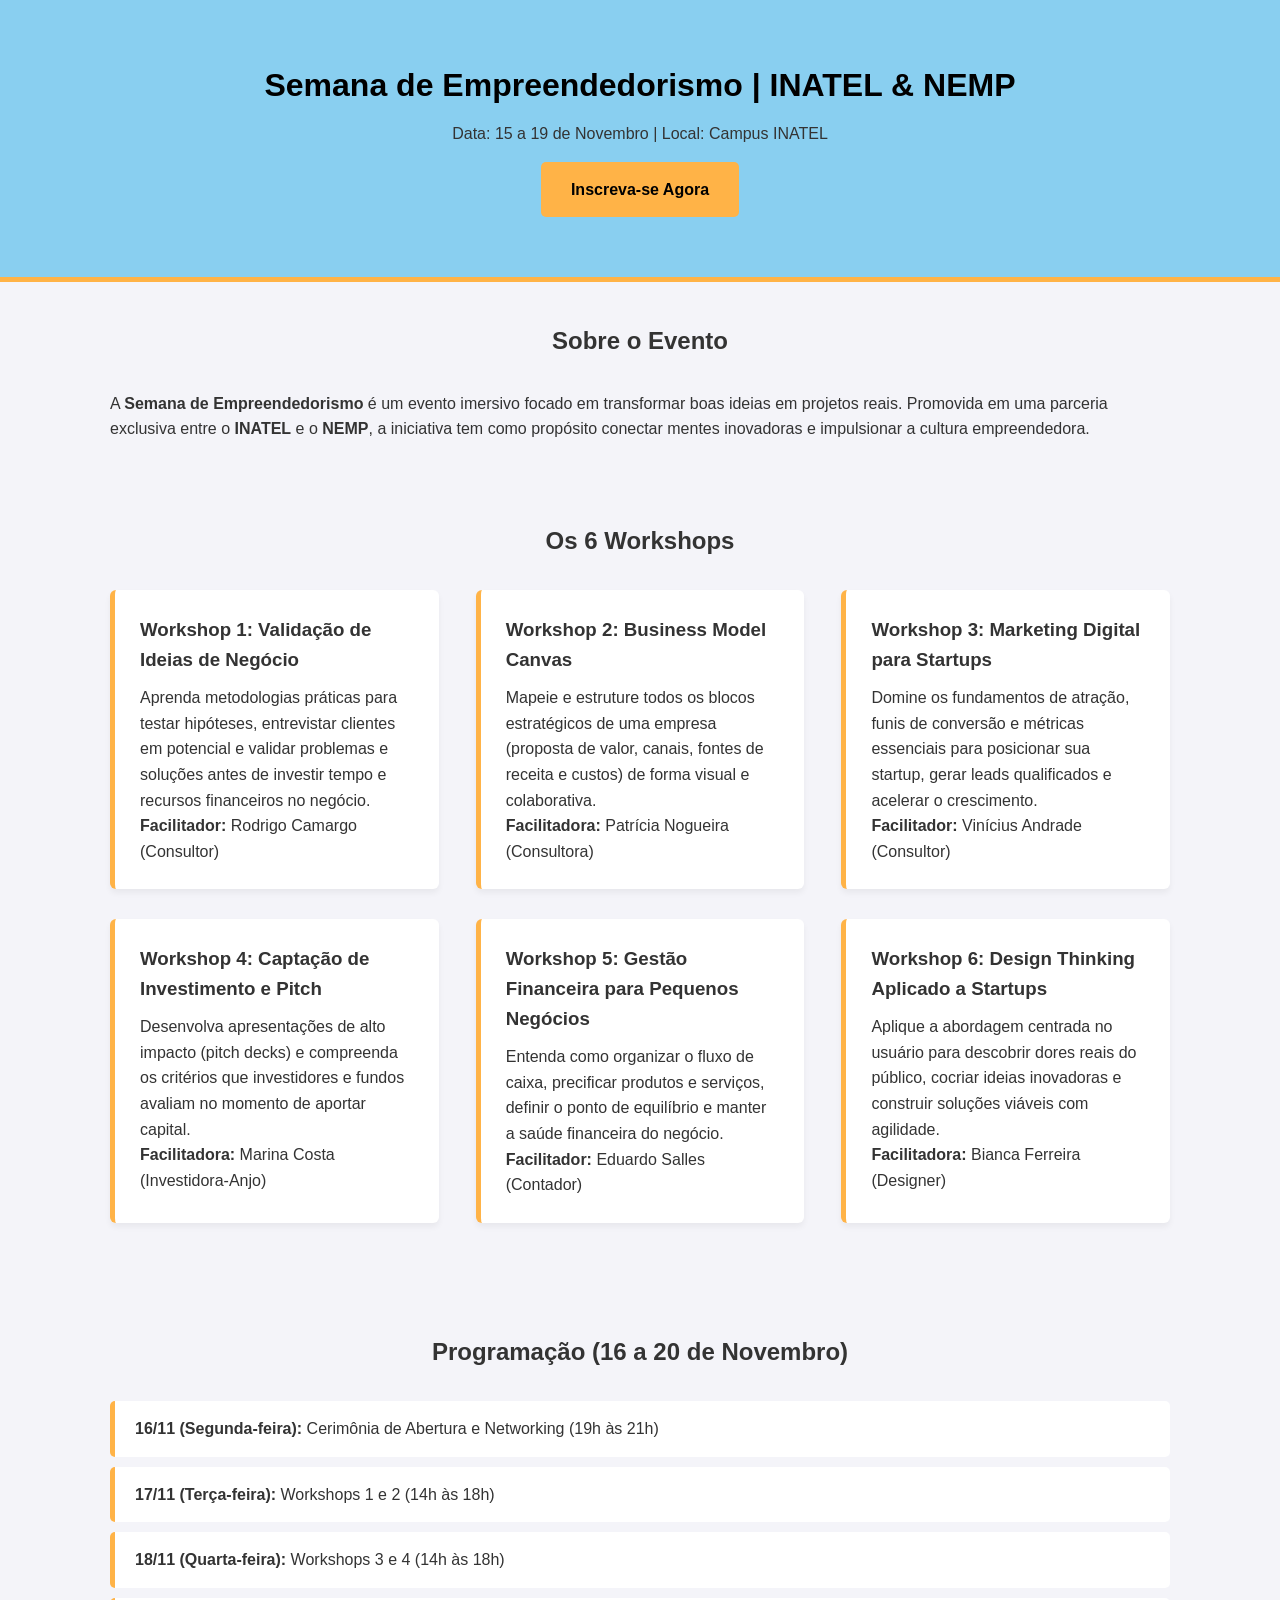
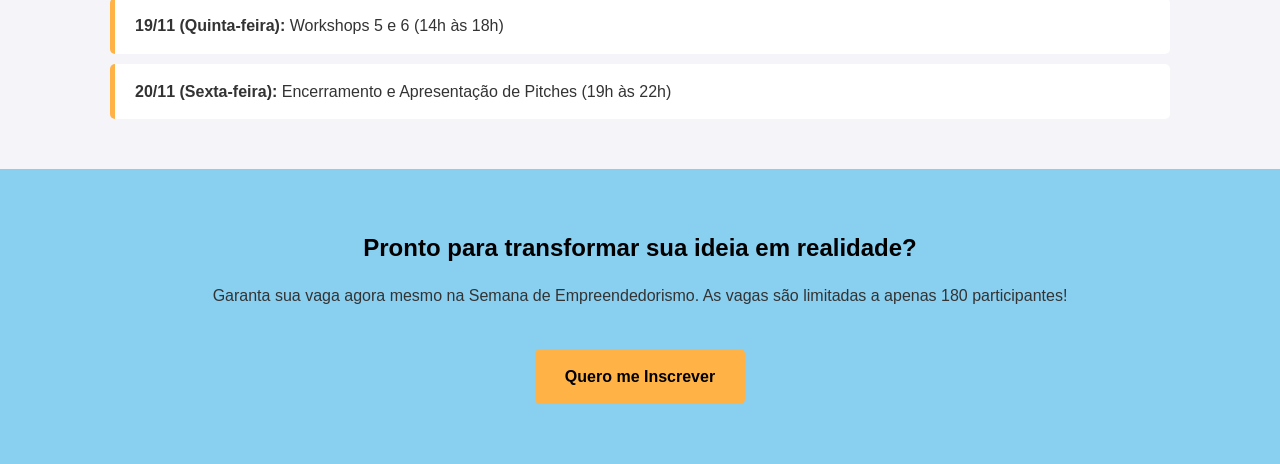
<file: index.html>
<!DOCTYPE html>
<html lang="pt-br"> <!-- Linguagem em português do Brasil -->

<head> <!-- Metadados -->

    <meta charset="UTF-8"> <!-- Fomatação linguagem  -->
    <meta http-equiv="X-UA-Compatible" content="IE=edge"> <!-- Tornar compativel com o edge  -->
    <meta name="viewport" content="width=device-width, initial-scale=1.0"> <!-- Responsividade  -->

    <title>Semana de Empreendedorismo | INATEL & NEMP</title> <!-- Titulo da pagina  -->
    
    <link rel="stylesheet" href="style.css"> <!-- Link para o arquivo css  -->

</head>

<body> <!-- Corpo do site  -->
    
    <header> <!-- Cabeçalho do site  --> 

        <h1><strong>Semana de Empreendedorismo | INATEL & NEMP</strong></h1> <!-- ítulo do cabeçalho  -->
        <p>Data: 15 a 19 de Novembro | Local: Campus INATEL</p> <!-- Parágrafo -->
        <a href="inscricao.html">Inscreva-se Agora</a> <!-- Link para a página de inscrição  -->

    </header>

    <main> <!-- Conteúdo principal  -->
        
        <section> <!-- Sobre o Evento -->

            <h2>Sobre o Evento</h2>
            <p>A <strong>Semana de Empreendedorismo</strong> é um evento imersivo focado em transformar boas ideias em projetos reais. Promovida em uma parceria exclusiva entre o <strong>INATEL</strong> e o <strong>NEMP</strong>, a iniciativa tem como propósito conectar mentes inovadoras e impulsionar a cultura empreendedora.</p>

        </section>

        <section> <!-- Os 6 Workshops -->

            <h2>Os 6 Workshops</h2>
    
            <article> <!--  Conteúdo independente -->

                <h3>Workshop 1: Validação de Ideias de Negócio</h3>
                <p>Aprenda metodologias práticas para testar hipóteses, entrevistar clientes em potencial e validar problemas e soluções antes de investir tempo e recursos financeiros no negócio.</p>
                <p><strong>Facilitador:</strong> Rodrigo Camargo (Consultor)</p> <!-- Strong é importante -->

            </article>

            <article>

                <h3>Workshop 2: Business Model Canvas</h3>
                <p>Mapeie e estruture todos os blocos estratégicos de uma empresa (proposta de valor, canais, fontes de receita e custos) de forma visual e colaborativa.</p>
                <p><strong>Facilitadora:</strong> Patrícia Nogueira (Consultora)</p>

            </article>

            <article>

                <h3>Workshop 3: Marketing Digital para Startups</h3>
                <p>Domine os fundamentos de atração, funis de conversão e métricas essenciais para posicionar sua startup, gerar leads qualificados e acelerar o crescimento.</p>
                <p><strong>Facilitador:</strong> Vinícius Andrade (Consultor)</p>

            </article>

            <article>

                <h3>Workshop 4: Captação de Investimento e Pitch</h3>
                <p>Desenvolva apresentações de alto impacto (pitch decks) e compreenda os critérios que investidores e fundos avaliam no momento de aportar capital.</p>
                <p><strong>Facilitadora:</strong> Marina Costa (Investidora-Anjo)</p>

            </article>

            <article>

                <h3>Workshop 5: Gestão Financeira para Pequenos Negócios</h3>
                <p>Entenda como organizar o fluxo de caixa, precificar produtos e serviços, definir o ponto de equilíbrio e manter a saúde financeira do negócio.</p>
                <p><strong>Facilitador:</strong> Eduardo Salles (Contador)</p>

            </article>

            <article>

                <h3>Workshop 6: Design Thinking Aplicado a Startups</h3>
                <p>Aplique a abordagem centrada no usuário para descobrir dores reais do público, cocriar ideias inovadoras e construir soluções viáveis com agilidade.</p>
                <p><strong>Facilitadora:</strong> Bianca Ferreira (Designer)</p>

            </article>

        </section> <!-- Seção temática -->
        
        <section> <!-- Programação -->

            <h2>Programação (16 a 20 de Novembro)</h2>
            <ul> <!-- Lista não ordenada -->
                <li><strong>16/11 (Segunda-feira):</strong> Cerimônia de Abertura e Networking (19h às 21h)</li> <!-- item da lista -->
                <li><strong>17/11 (Terça-feira):</strong> Workshops 1 e 2 (14h às 18h)</li>
                <li><strong>18/11 (Quarta-feira):</strong> Workshops 3 e 4 (14h às 18h)</li>
                <li><strong>19/11 (Quinta-feira):</strong> Workshops 5 e 6 (14h às 18h)</li>
                <li><strong>20/11 (Sexta-feira):</strong> Encerramento e Apresentação de Pitches (19h às 22h)</li>
            </ul>

        </section>
 
    </main>

    <footer> <!-- CTA Final ( Call to Action ) -->

        <h2>Pronto para transformar sua ideia em realidade?</h2>
        <p>Garanta sua vaga agora mesmo na Semana de Empreendedorismo. As vagas são limitadas a apenas 180 participantes!</p>
        <br> <!-- Quebra de linha simples no texto -->
        <a href="inscricao.html">Quero me Inscrever</a>

    </footer> <!-- Seção de rodapé -->

</body>

</html>
</file>
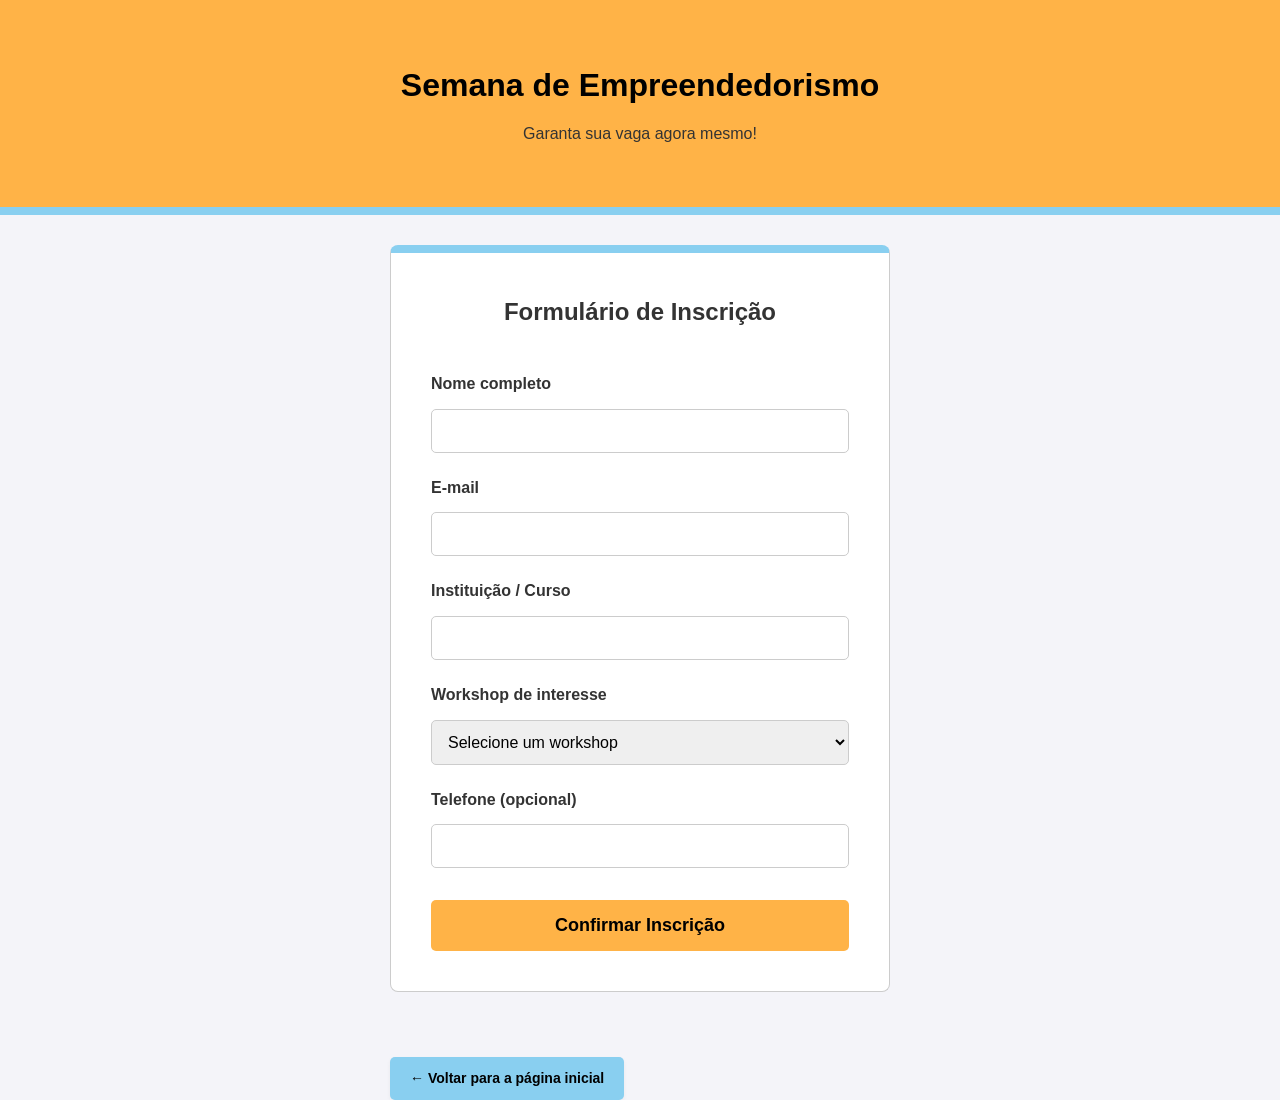
<file: inscricao.html>
<!DOCTYPE html>
<html lang="pt-br"> <!-- Idioma  português -->

<head>

    <meta charset="UTF-8"> <!-- Fomatação linguagem  -->
    <meta http-equiv="X-UA-Compatible" content="IE=edge"> <!-- Tornar compativel com o edge  -->
    <meta name="viewport" content="width=device-width, initial-scale=1.0"> <!-- Ajusta para tela de celular -->

    <title>Inscrição | Semana de Empreendedorismo</title> <!-- Título -->

    <link rel="stylesheet" href="style.css"> <!-- Conecta com o arquivo CSS -->

</head>

<body>

    <header> <!-- Topo da página -->

        <h1>Semana de Empreendedorismo</h1> <!-- Título principal -->
        <p>Garanta sua vaga agora mesmo!</p> <!-- Subtítulo -->

    </header>

    <main> <!-- Conteúdo principal -->

        <section class="secao-formulario"> <!-- Caixa que guarda o formulário -->

            <h2>Formulário de Inscrição</h2> <!-- Título da seção -->

            <form action="#"> <!-- Início do formulário ( sem dados reais ) -->
                
                <label for="nome">Nome completo</label> <!-- Rótulo indicando o que digitar -->
                <input type="text" id="nome" name="nome" required> <!-- Campo de texto obrigatório -->

                <label for="email">E-mail</label> 
                <input type="email" id="email" name="email" required> 

                <label for="instituicao">Instituição / Curso</label> 
                <input type="text" id="instituicao" name="instituicao" required> 

                <label for="workshop">Workshop de interesse</label> 
                <select id="workshop" name="workshop" required> <!-- Lista suspensa de opções -->

                    <option value="">Selecione um workshop</option> <!-- Opção padrão invisível -->
                    <option value="1">Workshop 1: Validação de Ideias</option> 
                    <option value="2">Workshop 2: Business Model Canvas</option> 
                    <option value="3">Workshop 3: Marketing Digital</option> 
                    <option value="4">Workshop 4: Captação de Investimento</option>
                    <option value="5">Workshop 5: Gestão Financeira</option> 
                    <option value="6">Workshop 6: Design Thinking</option> 

                </select>

                <label for="telefone">Telefone (opcional)</label> 
                <input type="tel" id="telefone" name="telefone"> <!-- Campo de telefone ( opcional ) -->

                <button type="submit" class="btn-confirmar">Confirmar Inscrição</button> <!-- Botão para enviar -->
            
            </form>

        </section>

        <div class="container-voltar">  <!-- Botão para voltar à página inicial -->
            <a href="index.html" class="btn-voltar">← Voltar para a página inicial</a>
        </div>

    </main>

</body>

</html>
</file>
<file: style.css>
/* Reset universal (aplicado em todas as páginas) */
* {
    margin: 0; /* Remove as margens externas padrão de todos os elementos */
    padding: 0; /* Remove os preenchimentos internos padrão */
    box-sizing: border-box; /* Impede que bordas e preenchimentos aumentem o tamanho total definido para o elemento */
}

/* Configurações gerais (aplicado em todas as páginas) */
body {
    font-family: Arial, sans-serif; /* Define a família da fonte do texto */
    background-color: #f4f4f9; /* Define a cor de fundo */
    color: #333333; /* Define a cor do texto principal */
    line-height: 1.6; /* Define o espaçamento vertical entre as linhas do texto */
}

/* Cabeçalho da página principal */
header {
    background-color: #89CFF0; 
    text-align: center; /* Centraliza o texto horizontalmente */
    padding: 60px 20px; /* Cria espaçamento interno em cima e embaixo do texto */
    border-bottom: 5px solid #FFB347; /* Adiciona uma linha de borda apenas na parte inferior */
    width: 100%; /* Garante que ocupe a tela toda de ponta a ponta */
}

header h1 {
    color: #000000;
    margin-bottom: 10px; /* Adiciona margem externa na parte de baixo */
}

/* Rodapé */
footer {
    background-color: #89CFF0;
    text-align: center;
    padding: 60px 20px;
    width: 100%;
}

footer h2 {
    color: #000000;
    margin-bottom: 15px;
}

/* Estilo geral dos botões (links) */
a {
    display: inline-block; /* Permite que o link tenha altura e largura controláveis como um botão */
    background-color: #FFB347;
    color: #000000;
    text-decoration: none; /* Remove o sublinhado padrão dos links */
    font-weight: bold; /* Deixa o texto em negrito */
    padding: 15px 30px;
    border-radius: 5px; /* Arredonda os cantos do elemento */
    margin-top: 15px;
    transition: 0.3s; /* Aplica uma transição suave de tempo a qualquer mudança de estado */
}

a:hover {
    /* O ':hover' ativa as regras abaixo apenas quando o cursor interage com o elemento */
    background-color: #E59424; 
}

/* Seções do site */
section {
    padding: 40px 20px;
    max-width: 1100px; /* Limite máximo de largura para caber 3 caixas lado a lado */
    margin: 0 auto; /* O valor 'auto' centraliza o bloco na tela */
}

h2 {
    text-align: center;
    margin-bottom: 30px;
    width: 100%; /* Força o título a ocupar a linha inteira sozinho */
}

/* Cards dos workshops */
article {
    background-color: #ffffff;
    padding: 25px;
    margin-bottom: 20px;
    border-left: 5px solid #FFB347; /* Adiciona uma borda apenas na lateral esquerda */
    border-radius: 6px;
    box-shadow: 0 4px 6px rgba(0,0,0,0.05); /* Cria um efeito de sombra suave ao redor da caixa */
}

article h3 {
    margin-top: 0; /* Remove o espaço superior */
    margin-bottom: 10px;
}

/* Lista da programação */
ul {
    list-style: none; /* Remove os marcadores em formato de bolinha da lista */
    padding: 0;
}

li {
    background-color: #ffffff;
    padding: 15px 20px;
    margin-bottom: 10px;
    border-left: 5px solid #FFB347;
    border-radius: 5px;
}

/* Responsividade para telas maiores (organização de 3 em 3) */
@media (min-width: 900px) {
    section:nth-of-type(2) {
        display: flex; /* Ativa o modo de layout flexível */
        flex-wrap: wrap; /* Permite que os itens desçam de linha se não houver espaço na tela */
        justify-content: space-between; /* Distribui o espaço vazio igualmente entre as caixas */
    }

    article {
        width: 31%; /* Força as caixas a ocuparem menos de um terço do espaço */
        margin-bottom: 30px; /* Espaço entre a linha de cima e a de baixo */
    }
}

/* Identifica automaticamente a página de inscrição e muda o cabeçalho para laranja */
body:has(.secao-formulario) header {
    background-color: #FFB347; 
    border-bottom: 8px solid #89CFF0; 
}

/* Caixa do formulário */
.secao-formulario {
    background-color: #ffffff;
    width: 90%; 
    max-width: 500px; 
    margin: 30px auto 50px auto; /* Ajustado para dar espaço ao botão de voltar */
    padding: 40px;
    border-radius: 8px; 
    border: 1px solid #cccccc; /* Adiciona uma linha de borda em todos os lados */
    border-top: 8px solid #89CFF0;
}

/* Área e botão de voltar para a página inicial */
.container-voltar {
    width: 90%;
    max-width: 500px;
    margin: 30px auto 0 auto;
    text-align: left;
}

.btn-voltar {
    background-color: #89CFF0;
    color: #000000;
    font-size: 14px;
    padding: 10px 20px;
    border-radius: 5px;
    text-decoration: none;
    font-weight: bold;
    transition: 0.3s;
    box-shadow: 0 2px 4px rgba(0,0,0,0.05);
}

.btn-voltar:hover {
    background-color: #6bb8e2;
}

/* Formulário (Usando Flexbox estruturado) */
form {
    display: flex; 
    flex-direction: column; /* Organiza os elementos internos de cima para baixo */
    gap: 12px; /* Cria um espaçamento automático entre os itens do layout flexível */
}

label {
    font-weight: bold; 
    margin-top: 10px; 
}

input, select {
    width: 100%;
    padding: 12px;
    border: 1px solid #cccccc;
    border-radius: 5px;
    font-size: 16px; 
}

/* Botão de confirmar */
.btn-confirmar {
    background-color: #FFB347;
    color: #000000;
    font-weight: bold;
    font-size: 18px;
    padding: 15px;
    border: none; /* Remove as configurações visuais de botão do navegador */
    border-radius: 5px;
    cursor: pointer; /* Altera o ícone do mouse ao passar por cima */
    margin-top: 20px;
    transition: 0.3s; 
}

.btn-confirmar:hover {
    background-color: #E59424; 
}
</file>
